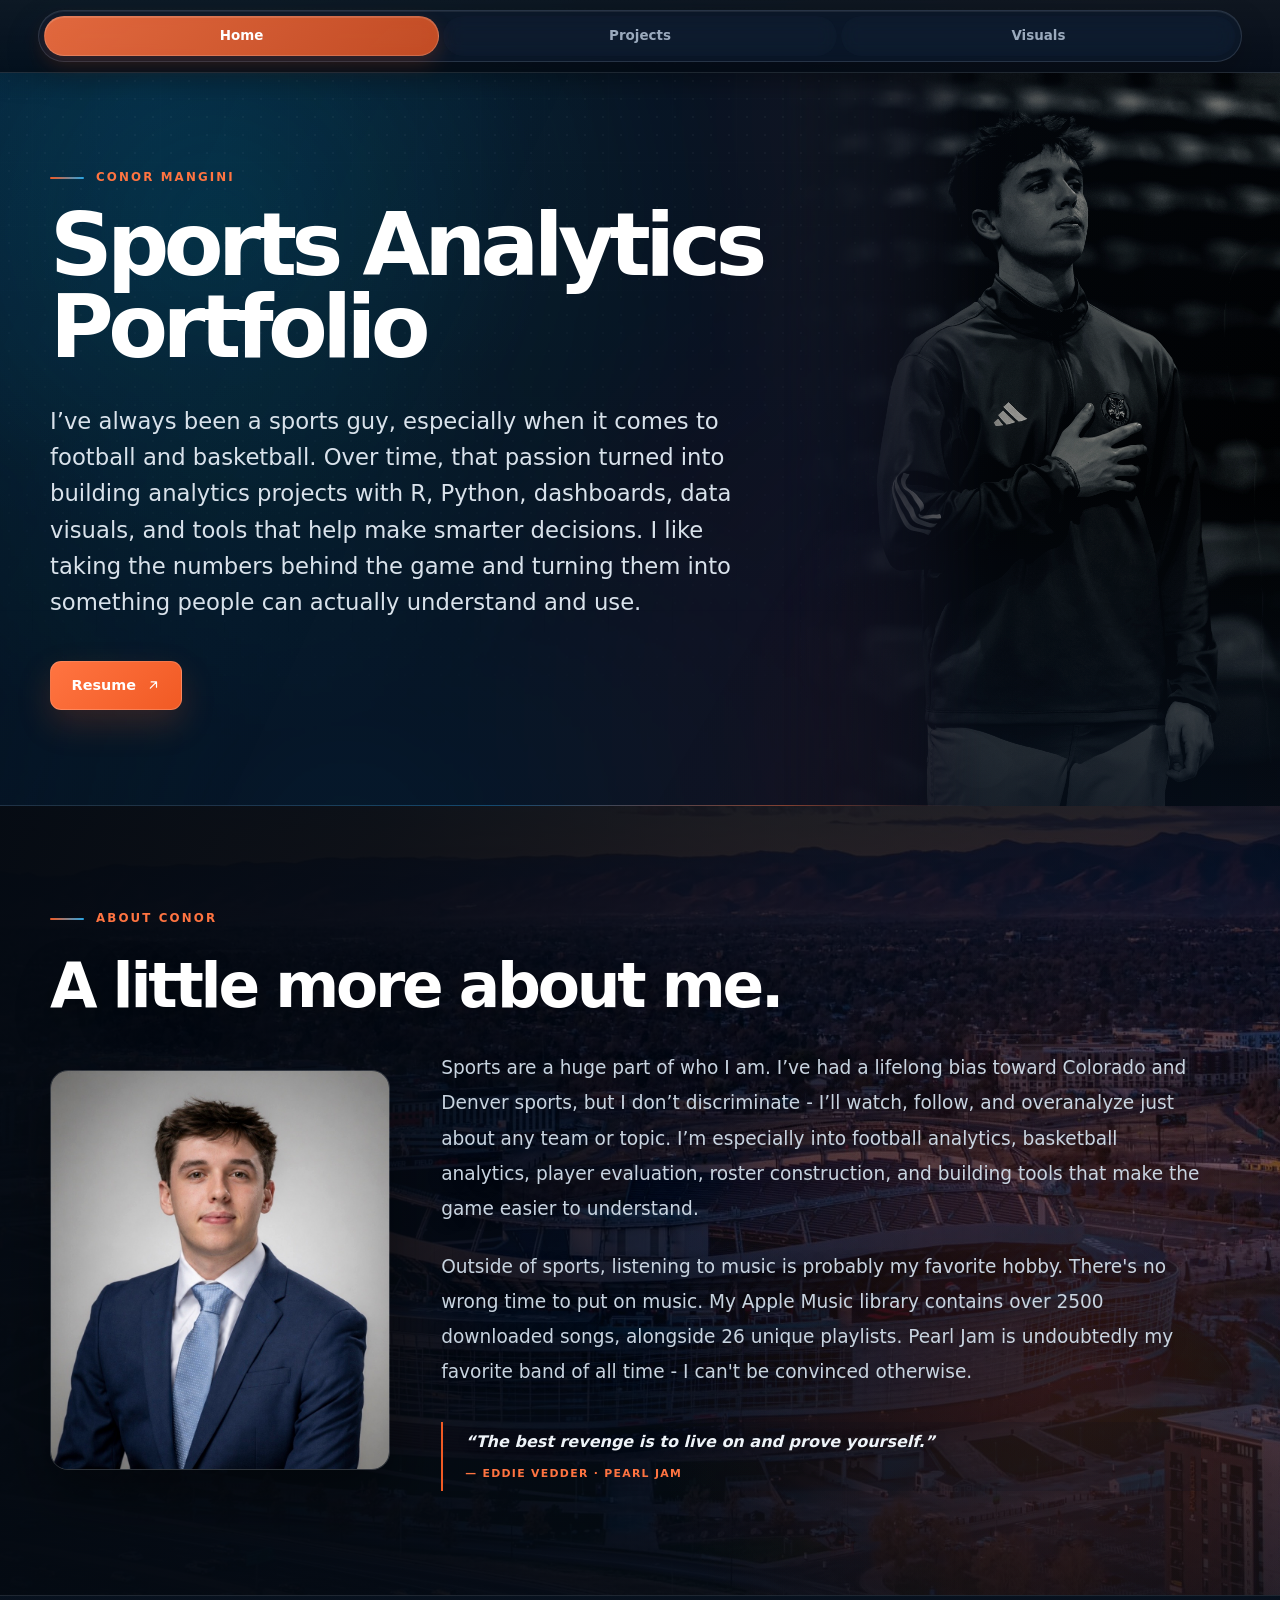
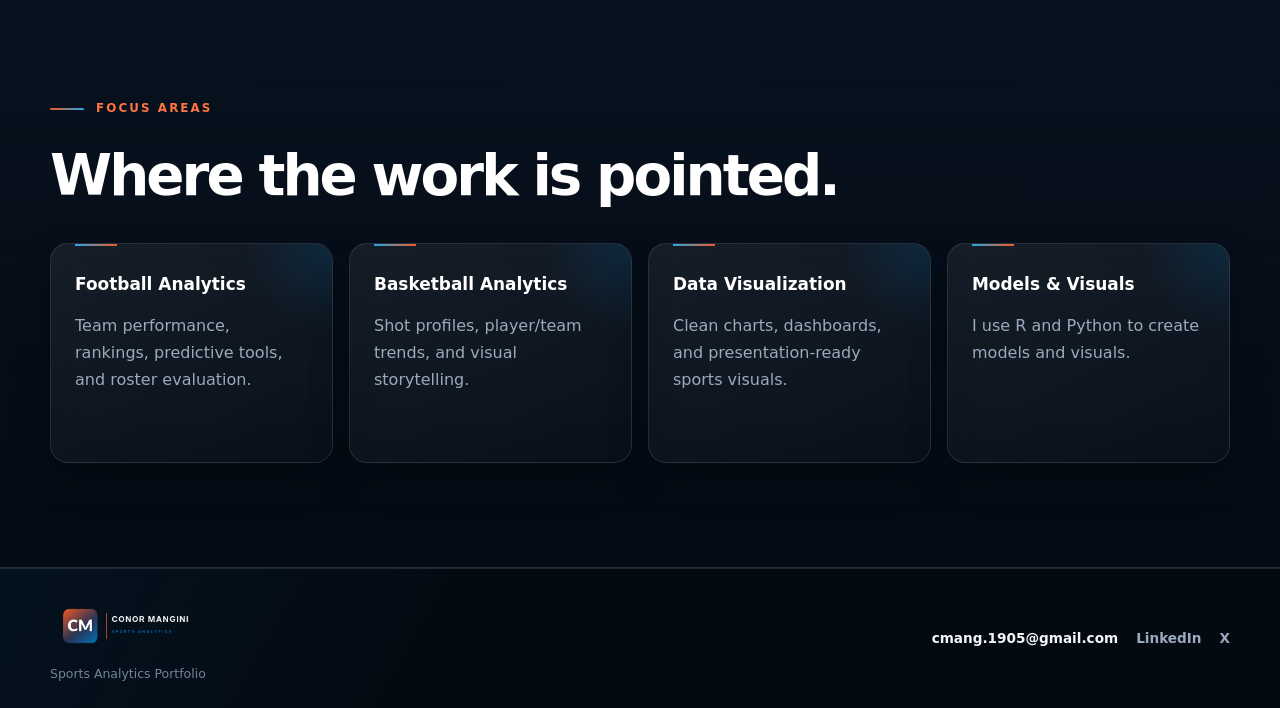
<file: index.html>
<!doctype html>
<html lang="en">
  <head>
    <meta charset="utf-8">
    <meta name="viewport" content="width=device-width, initial-scale=1">
    <meta
      name="description"
      content="Conor Mangini builds sports analytics models, dashboards, and interactive tools."
    >
    <title>Conor Mangini | Sports Analytics Portfolio</title>
    <meta name="theme-color" content="#0B1320">
    <link rel="icon" type="image/png" sizes="16x16" href="assets/img/cm_icon_16x16.png">
    <link rel="icon" type="image/png" sizes="32x32" href="assets/img/cm_icon_32x32.png">
    <link rel="icon" type="image/png" sizes="512x512" href="assets/img/cm_icon_512x512.png">
    <link rel="apple-touch-icon" sizes="180x180" href="assets/img/cm_icon_180x180.png">
    <link rel="stylesheet" href="assets/css/styles.css">
  </head>
  <body data-page="home" data-base=".">
    <a class="skip-link" href="#main">Skip to content</a>
    <div id="site-header"></div>
    <main id="main" class="page-main">
      <div id="home-root"></div>
    </main>
    <div id="site-footer"></div>
    <script src="assets/js/site-data.js"></script>
    <script src="assets/js/site.js"></script>
  </body>
</html>
</file>
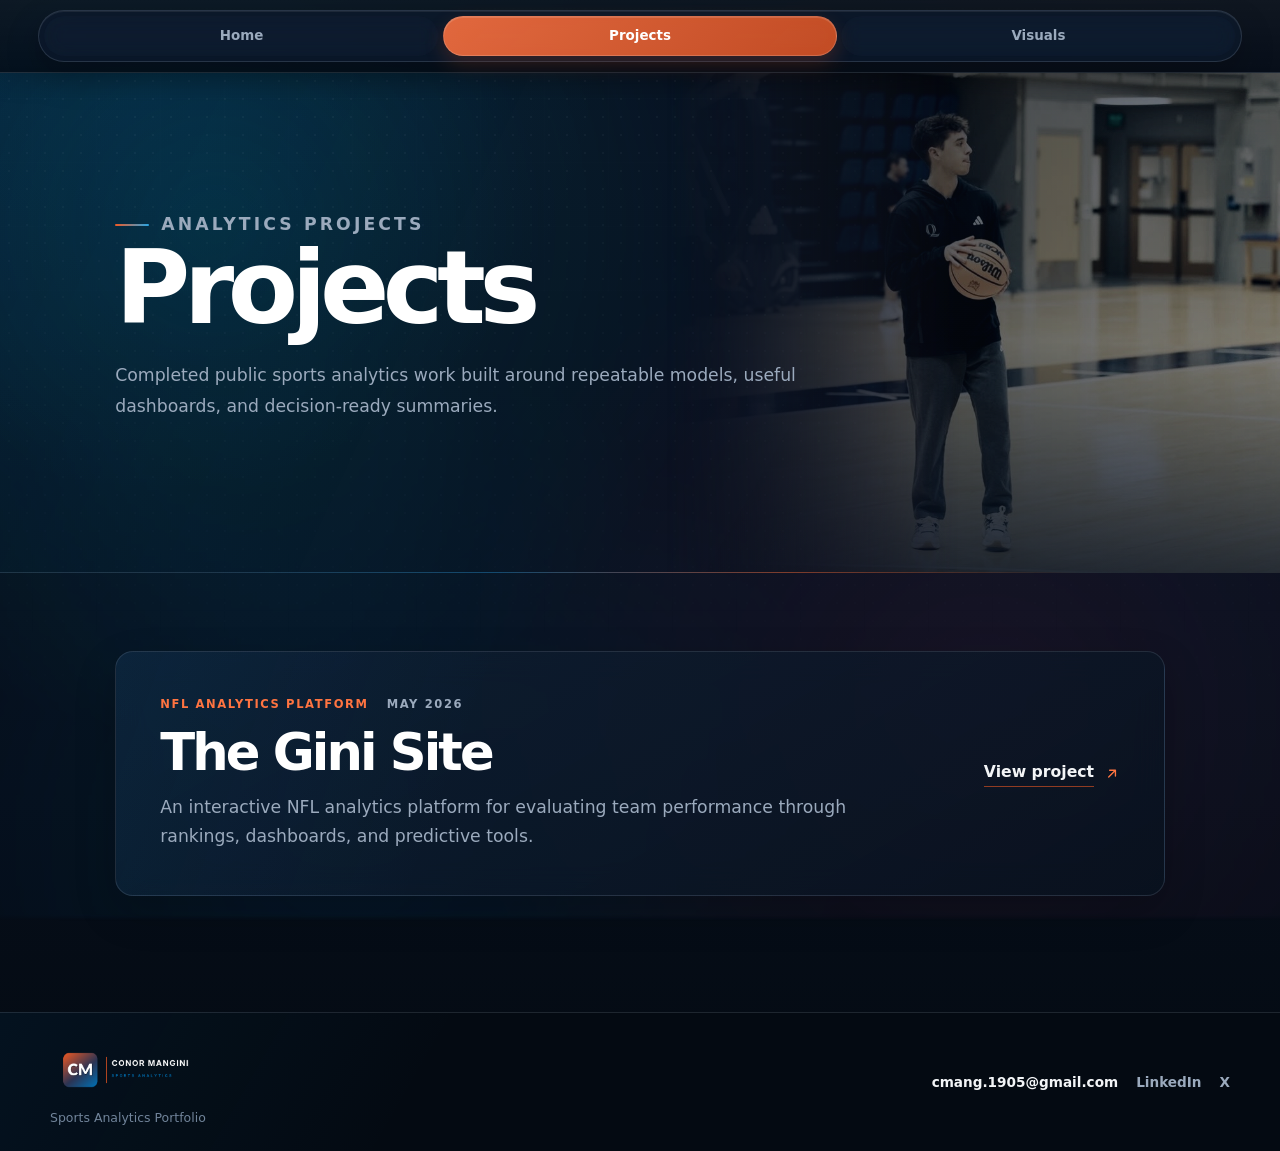
<file: projects/index.html>
<!doctype html>
<html lang="en">
  <head>
    <meta charset="utf-8">
    <meta name="viewport" content="width=device-width, initial-scale=1">
    <meta
      name="description"
      content="Completed public sports analytics projects by Conor Mangini."
    >
    <title>Projects | Conor Mangini</title>
    <meta name="theme-color" content="#0B1320">
    <link rel="icon" type="image/png" sizes="16x16" href="../assets/img/cm_icon_16x16.png">
    <link rel="icon" type="image/png" sizes="32x32" href="../assets/img/cm_icon_32x32.png">
    <link rel="icon" type="image/png" sizes="512x512" href="../assets/img/cm_icon_512x512.png">
    <link rel="apple-touch-icon" sizes="180x180" href="../assets/img/cm_icon_180x180.png">
    <link rel="stylesheet" href="../assets/css/styles.css">
  </head>
  <body data-page="projects" data-base="..">
    <a class="skip-link" href="#main">Skip to content</a>
    <div id="site-header"></div>
    <main id="main" class="page-main">
      <div id="projects-root"></div>
    </main>
    <div id="site-footer"></div>
    <script src="../assets/js/site-data.js"></script>
    <script src="../assets/js/site.js"></script>
  </body>
</html>
</file>
<file: assets/css/styles.css>
:root {
  color-scheme: dark;
  --bg: #07101d;
  --bg-deep: #040a12;
  --surface: rgba(13, 27, 45, 0.76);
  --surface-strong: #0e1b2d;
  --surface-soft: rgba(20, 38, 61, 0.7);
  --ink: #f3f5f7;
  --ink-soft: #d9e2eb;
  --muted: #9baabd;
  --line: rgba(191, 207, 224, 0.14);
  --line-strong: rgba(191, 207, 224, 0.24);
  --orange: #f15a24;
  --orange-bright: #ff7441;
  --blue: #0073b7;
  --blue-bright: #26a6e6;
  --teal-glow: rgba(0, 153, 173, 0.18);
  --fuchsia-glow: rgba(163, 63, 121, 0.12);
  --shadow: 0 24px 70px rgba(0, 0, 0, 0.28);
  --shadow-soft: 0 16px 42px rgba(0, 0, 0, 0.2);
  --radius: 18px;
  --radius-small: 12px;
  --max-width: 1180px;
}

* {
  box-sizing: border-box;
}

html {
  scroll-behavior: smooth;
}

body {
  background:
    radial-gradient(circle at 12% 4%, rgba(0, 115, 183, 0.12), transparent 28rem),
    linear-gradient(180deg, #091525 0%, var(--bg) 38rem, var(--bg-deep) 100%);
  color: var(--ink);
  font-family: Inter, ui-sans-serif, system-ui, -apple-system, BlinkMacSystemFont, "Segoe UI", sans-serif;
  line-height: 1.5;
  margin: 0;
  min-width: 320px;
  overflow-x: hidden;
  isolation: isolate;
}

body::before,
body::after {
  content: "";
  inset: 0;
  pointer-events: none;
  position: fixed;
}

body::before {
  background:
    radial-gradient(circle at 18% 26%, var(--teal-glow), transparent 31rem),
    radial-gradient(circle at 86% 14%, rgba(241, 90, 36, 0.11), transparent 28rem),
    radial-gradient(circle at 76% 78%, var(--fuchsia-glow), transparent 34rem),
    radial-gradient(circle at 28% 92%, rgba(0, 115, 183, 0.12), transparent 30rem);
  filter: blur(2px);
  opacity: 0.9;
  transform: translate3d(0, 0, 0) scale(1.04);
  animation: ambient-drift 22s ease-in-out infinite alternate;
  z-index: -2;
}

body::after {
  background-image:
    linear-gradient(rgba(197, 213, 230, 0.026) 1px, transparent 1px),
    linear-gradient(90deg, rgba(197, 213, 230, 0.026) 1px, transparent 1px),
    radial-gradient(circle, rgba(224, 234, 244, 0.1) 0.7px, transparent 0.9px);
  background-position: center, center, 0 0;
  background-size: 64px 64px, 64px 64px, 18px 18px;
  mask-image: linear-gradient(to bottom, rgba(0, 0, 0, 0.9), transparent 92%);
  opacity: 0.56;
  z-index: -1;
}

@keyframes ambient-drift {
  0% {
    transform: translate3d(-1.5%, -1%, 0) scale(1.04);
  }

  50% {
    transform: translate3d(1%, 1.6%, 0) scale(1.08);
  }

  100% {
    transform: translate3d(2%, -0.5%, 0) scale(1.05);
  }
}

a {
  color: inherit;
  text-decoration: none;
}

img,
svg {
  display: block;
}

button,
a {
  -webkit-tap-highlight-color: transparent;
}

:focus-visible {
  outline: 3px solid rgba(38, 166, 230, 0.78);
  outline-offset: 4px;
}

.skip-link {
  background: var(--ink);
  border-radius: 8px;
  color: var(--bg-deep);
  font-weight: 800;
  left: 16px;
  padding: 10px 14px;
  position: fixed;
  top: -70px;
  z-index: 100;
}

.skip-link:focus {
  top: 16px;
}

.site-header {
  -webkit-backdrop-filter: blur(20px) saturate(130%);
  backdrop-filter: blur(20px) saturate(130%);
  background:
    linear-gradient(180deg, rgba(255, 255, 255, 0.035), transparent),
    rgba(5, 14, 25, 0.84);
  border: 0;
  border-bottom: 1px solid rgba(191, 207, 224, 0.12);
  box-shadow: 0 8px 24px rgba(0, 0, 0, 0.16);
  padding: 0;
  position: sticky;
  top: 0;
  transition: background 180ms ease, border-color 180ms ease, box-shadow 180ms ease;
  width: 100%;
  z-index: 100;
}

.site-header.is-scrolled {
  background:
    linear-gradient(180deg, rgba(255, 255, 255, 0.04), transparent),
    rgba(4, 11, 21, 0.94);
  border-bottom-color: rgba(191, 207, 224, 0.16);
  box-shadow: 0 10px 28px rgba(0, 0, 0, 0.24);
}

.section-inner {
  margin: 0 auto;
  max-width: var(--max-width);
  width: min(calc(100% - 40px), var(--max-width));
}

.nav-shell {
  align-items: center;
  background: transparent;
  border: 0;
  border-radius: 0;
  box-shadow: none;
  display: flex;
  justify-content: center;
  min-height: 72px;
  padding: 10px 0;
  width: 100%;
}

.site-header.is-scrolled .nav-shell {
  background: transparent;
  box-shadow: none;
}

.brand-link {
  align-items: center;
  display: inline-flex;
  flex: 0 0 auto;
  gap: 10px;
  min-width: 0;
  width: fit-content;
}

.navbar-icon {
  border: 1px solid rgba(255, 255, 255, 0.14);
  border-radius: 10px;
  box-shadow: 0 8px 22px rgba(0, 0, 0, 0.25);
  height: 40px;
  object-fit: contain;
  width: 40px;
}

.navbar-brand-copy {
  display: grid;
  gap: 1px;
  line-height: 1.05;
}

.navbar-brand-copy strong {
  color: #fff;
  font-size: 0.86rem;
  font-weight: 820;
  letter-spacing: 0.01em;
}

.navbar-brand-copy small {
  color: var(--blue-bright);
  font-size: 0.56rem;
  font-weight: 850;
  letter-spacing: 0.17em;
  text-transform: uppercase;
}

.nav-links {
  align-items: center;
  -webkit-backdrop-filter: blur(20px) saturate(135%);
  backdrop-filter: blur(20px) saturate(135%);
  background: rgba(14, 29, 48, 0.54);
  border: 1px solid rgba(191, 207, 224, 0.16);
  border-radius: 999px;
  box-shadow:
    inset 0 1px 0 rgba(255, 255, 255, 0.07),
    0 14px 34px rgba(0, 0, 0, 0.24);
  display: flex;
  gap: 4px;
  justify-content: center;
  margin: 0 auto;
  padding: 5px;
  width: 94%;
}

.nav-link {
  align-items: center;
  backdrop-filter: blur(10px);
  background: rgba(255, 255, 255, 0.012);
  border: 1px solid transparent;
  border-radius: 999px;
  color: var(--muted);
  display: inline-flex;
  flex: 1 1 0;
  font-size: 0.84rem;
  font-weight: 760;
  justify-content: center;
  min-height: 40px;
  min-width: 0;
  padding: 9px 20px;
  position: relative;
  transition: background 180ms ease, border-color 180ms ease, box-shadow 180ms ease, color 180ms ease, transform 180ms ease;
  white-space: nowrap;
}

.nav-link::after {
  display: none;
}

.nav-link:hover,
.nav-link:focus-visible {
  background: rgba(255, 255, 255, 0.075);
  border-color: rgba(191, 207, 224, 0.12);
  color: var(--ink);
  transform: translateY(-1px);
}

.nav-link.is-active {
  background: linear-gradient(135deg, rgba(255, 116, 65, 0.88), rgba(241, 90, 36, 0.8));
  border-color: rgba(255, 255, 255, 0.16);
  box-shadow:
    inset 0 1px 0 rgba(255, 255, 255, 0.13),
    0 8px 20px rgba(241, 90, 36, 0.2);
  color: #fff;
}

.nav-link.is-active::after {
  display: none;
}

.button svg,
.contact-row svg {
  flex: 0 0 auto;
  height: 1em;
  width: 1em;
}

.page-main {
  min-height: calc(100vh - 180px);
}

.hero-section,
.page-hero {
  overflow: visible;
  position: relative;
}

.hero-section::before,
.page-hero::before {
  background:
    linear-gradient(115deg, rgba(0, 115, 183, 0.08), transparent 36%),
    linear-gradient(300deg, rgba(241, 90, 36, 0.055), transparent 38%);
  border-bottom: 1px solid var(--line);
  content: "";
  inset: 0;
  pointer-events: none;
  position: absolute;
}

.hero-section::after,
.page-hero::after {
  background: linear-gradient(90deg, transparent, rgba(0, 115, 183, 0.62), rgba(241, 90, 36, 0.74), transparent);
  bottom: 0;
  content: "";
  height: 1px;
  left: 50%;
  opacity: 0.62;
  position: absolute;
  transform: translateX(-50%);
  width: min(72vw, 880px);
}

.hero-inner {
  align-items: center;
  display: flex;
  min-height: 700px;
  padding: 96px 0;
  position: relative;
  z-index: 1;
}

.hero-copy {
  max-width: 780px;
  min-width: 0;
  position: relative;
  width: 62%;
  z-index: 3;
}

.hero-kicker,
.section-label {
  align-items: center;
  color: var(--orange-bright);
  display: flex;
  font-size: 0.74rem;
  font-weight: 850;
  gap: 12px;
  letter-spacing: 0.18em;
  margin: 0 0 18px;
  text-transform: uppercase;
}

.hero-kicker::before,
.section-label::before {
  background: linear-gradient(90deg, var(--orange), var(--blue-bright));
  border-radius: 999px;
  content: "";
  flex: 0 0 34px;
  height: 2px;
}

.hero-inner h1,
.page-heading h1 {
  color: #fff;
  font-size: clamp(3.8rem, 6.8vw, 6.5rem);
  font-weight: 820;
  letter-spacing: -0.064em;
  line-height: 0.94;
  margin: 0;
  max-width: 900px;
  text-wrap: balance;
}

.hero-lede {
  color: var(--ink-soft);
  font-size: clamp(1.16rem, 1.9vw, 1.42rem);
  line-height: 1.6;
  margin: 34px 0 0;
  max-width: 780px;
}

.hero-media {
  bottom: 0;
  overflow: hidden;
  position: absolute;
  right: calc((100vw - 100%) / -2);
  top: 0;
  width: 42%;
  z-index: 1;
  -webkit-mask-image: linear-gradient(90deg, transparent 0%, rgba(0, 0, 0, 0.38) 18%, #000 40%, #000 100%);
  mask-image: linear-gradient(90deg, transparent 0%, rgba(0, 0, 0, 0.38) 18%, #000 40%, #000 100%);
}

.hero-media::before {
  background:
    linear-gradient(90deg, rgba(7, 16, 29, 0.9) 0%, rgba(7, 16, 29, 0.26) 44%, rgba(7, 16, 29, 0.08) 100%),
    linear-gradient(180deg, rgba(7, 16, 29, 0.18) 0%, transparent 56%, rgba(7, 16, 29, 0.72) 100%);
  content: "";
  inset: 0;
  pointer-events: none;
  position: absolute;
  z-index: 2;
}

.hero-media .hero-photo {
  animation: hero-cinematic-zoom 18s ease-in-out infinite alternate;
  filter: saturate(0.72) contrast(1.08);
  height: 100%;
  object-fit: cover;
  object-position: 50% 30%;
  transform: scale(1.015);
  transform-origin: 52% 32%;
  width: 100%;
}

@keyframes hero-cinematic-zoom {
  from {
    transform: scale(1.015);
  }

  to {
    transform: scale(1.075);
  }
}

.hero-media .hero-photo-fallback {
  background:
    radial-gradient(circle at center, rgba(0, 115, 183, 0.18), transparent 44%),
    linear-gradient(rgba(217, 226, 235, 0.035) 1px, transparent 1px),
    linear-gradient(90deg, rgba(217, 226, 235, 0.035) 1px, transparent 1px);
  background-size: auto, 38px 38px, 38px 38px;
  color: var(--muted);
  display: none;
  inset: 0;
  place-items: center;
  position: absolute;
  z-index: 1;
}

.hero-media.is-missing .hero-photo-fallback {
  display: grid;
}

.hero-media .hero-photo-fallback span {
  font-size: 0.75rem;
  font-weight: 820;
  letter-spacing: 0.14em;
  text-transform: uppercase;
}

.button-row {
  display: flex;
  flex-wrap: wrap;
  gap: 11px;
  margin-top: 40px;
}

.button {
  align-items: center;
  border: 1px solid transparent;
  border-radius: 11px;
  display: inline-flex;
  font-size: 0.9rem;
  font-weight: 820;
  gap: 10px;
  justify-content: center;
  min-height: 49px;
  padding: 13px 18px;
  transition: transform 180ms ease, background 180ms ease, border-color 180ms ease, box-shadow 180ms ease, color 180ms ease;
}

.button:hover,
.button:focus-visible {
  transform: translateY(-2px);
}

.button-primary {
  background: linear-gradient(135deg, var(--orange-bright), var(--orange));
  border-color: rgba(255, 255, 255, 0.16);
  box-shadow: 0 14px 34px rgba(241, 90, 36, 0.2);
  color: #fff;
}

.button-primary:hover,
.button-primary:focus-visible {
  box-shadow: 0 18px 42px rgba(241, 90, 36, 0.28);
}

.button-resume {
  min-width: 132px;
}

.content-section {
  border-bottom: 1px solid var(--line);
  padding: 104px 0;
  position: relative;
}

.about-section {
  background: #050c15;
  isolation: isolate;
  overflow: hidden;
}

.about-section::before,
.about-section::after {
  content: "";
  inset: 0;
  pointer-events: none;
  position: absolute;
}

.about-section::before {
  background-image: url("../img/denver-skyline.jpeg");
  background-position: center 66%;
  background-repeat: no-repeat;
  background-size: cover;
  filter: blur(0.45px) saturate(0.88) contrast(1.06);
  inset: -6px;
  opacity: 0.9;
  transform: scale(1.015);
  z-index: -2;
}

.about-section::after {
  background:
    radial-gradient(circle at 84% 70%, rgba(241, 90, 36, 0.18), transparent 27rem),
    linear-gradient(90deg, rgba(4, 10, 18, 0.96) 0%, rgba(4, 10, 18, 0.82) 30%, rgba(4, 10, 18, 0.52) 60%, rgba(4, 10, 18, 0.24) 100%),
    linear-gradient(180deg, rgba(5, 12, 21, 0.74) 0%, rgba(5, 12, 21, 0.3) 48%, rgba(5, 12, 21, 0.76) 100%);
  z-index: -1;
}

.identity-heading {
  display: grid;
  gap: 10px;
  margin-bottom: 34px;
  max-width: 760px;
}

.identity-heading h2 {
  color: #fff;
  font-size: clamp(2.6rem, 4.8vw, 4.5rem);
  font-weight: 780;
  letter-spacing: -0.052em;
  line-height: 0.98;
  margin: 0;
  text-shadow: 0 14px 38px rgba(0, 0, 0, 0.34);
  text-wrap: balance;
}

.identity-grid {
  align-items: center;
  display: grid;
  gap: clamp(28px, 4vw, 54px);
  grid-template-columns: minmax(280px, 340px) minmax(0, 1fr);
}

.about-portrait {
  margin: 0;
  max-width: 340px;
}

.about-portrait img {
  border: 1px solid rgba(255, 255, 255, 0.18);
  border-radius: 18px;
  box-shadow: 0 24px 54px rgba(0, 0, 0, 0.38);
  filter: saturate(0.9) contrast(1.04);
  height: 400px;
  object-fit: cover;
  object-position: 50% 18%;
  width: 100%;
}

.split-layout {
  align-items: start;
  display: grid;
  gap: clamp(44px, 8vw, 100px);
  grid-template-columns: minmax(0, 0.9fr) minmax(0, 1.1fr);
}

.split-layout h2,
.section-heading-row h2 {
  color: #fff;
  font-size: clamp(2.3rem, 4.4vw, 4.1rem);
  font-weight: 780;
  letter-spacing: -0.052em;
  line-height: 1.02;
  margin: 0;
  text-wrap: balance;
}

.about-copy {
  display: grid;
  gap: 22px;
  max-width: 760px;
  padding-top: 0;
}

.page-heading p,
.project-description,
.visual-detail p {
  color: var(--muted);
  font-size: clamp(1rem, 1.35vw, 1.12rem);
  line-height: 1.78;
  margin: 0;
}

.about-copy > p {
  color: #c8d4e0;
  font-size: clamp(1.04rem, 1.45vw, 1.16rem);
  line-height: 1.9;
  margin: 0;
  text-shadow: 0 2px 18px rgba(0, 0, 0, 0.32);
}

.about-quote {
  background: rgba(7, 16, 29, 0.16);
  border: 0;
  border-left: 2px solid var(--orange);
  border-radius: 0;
  box-shadow: none;
  margin: 10px 0 0;
  padding: 8px 0 8px 22px;
}

.about-quote p {
  color: #eef3f8;
  font-size: clamp(1rem, 1.25vw, 1.1rem);
  font-style: italic;
  font-weight: 600;
  line-height: 1.55;
  margin: 0;
  text-shadow: 0 2px 14px rgba(0, 0, 0, 0.3);
}

.about-quote cite {
  color: var(--orange-bright);
  display: block;
  font-size: 0.68rem;
  font-style: normal;
  font-weight: 850;
  letter-spacing: 0.12em;
  margin-top: 12px;
  text-transform: uppercase;
}

.about-quote cite span {
  color: inherit;
}

.focus-section {
  background: linear-gradient(180deg, rgba(13, 28, 46, 0.36), rgba(5, 12, 21, 0.2));
}

.section-heading-row {
  display: grid;
  gap: 12px;
  margin-bottom: 38px;
}

.focus-grid {
  display: grid;
  gap: 16px;
  grid-template-columns: repeat(4, minmax(0, 1fr));
}

.focus-card {
  backdrop-filter: blur(14px);
  background: linear-gradient(155deg, rgba(255, 255, 255, 0.065), rgba(255, 255, 255, 0.02));
  border: 1px solid var(--line);
  border-radius: var(--radius);
  box-shadow: var(--shadow-soft);
  min-height: 220px;
  overflow: hidden;
  padding: 28px 24px;
  position: relative;
  transition: border-color 200ms ease, box-shadow 200ms ease, transform 200ms ease;
}

.focus-card::before {
  background: linear-gradient(90deg, var(--blue-bright), var(--orange));
  content: "";
  height: 2px;
  left: 24px;
  position: absolute;
  top: 0;
  width: 42px;
}

.focus-card::after {
  background: radial-gradient(circle, rgba(0, 115, 183, 0.18), transparent 68%);
  content: "";
  height: 180px;
  position: absolute;
  right: -90px;
  top: -90px;
  width: 180px;
}

.focus-card:hover {
  border-color: rgba(38, 166, 230, 0.32);
  box-shadow: 0 22px 54px rgba(0, 0, 0, 0.28);
  transform: translateY(-4px);
}

.focus-card h3 {
  color: #fff;
  font-size: 1.06rem;
  margin: 0;
  position: relative;
  z-index: 1;
}

.focus-card p {
  color: var(--muted);
  line-height: 1.68;
  margin: 16px 0 0;
  position: relative;
  z-index: 1;
}

.contact-section {
  background: rgba(5, 12, 21, 0.36);
}

.contact-list {
  border-top: 1px solid var(--line);
}

.contact-row {
  align-items: center;
  border-bottom: 1px solid var(--line);
  display: grid;
  gap: 18px;
  grid-template-columns: 0.38fr 1fr auto;
  min-height: 76px;
  transition: background 180ms ease, padding 180ms ease;
}

.contact-row:hover {
  background: rgba(255, 255, 255, 0.035);
  padding: 0 12px;
}

.contact-row span {
  color: var(--orange-bright);
  font-size: 0.72rem;
  font-weight: 850;
  letter-spacing: 0.12em;
  text-transform: uppercase;
}

.contact-row strong {
  color: var(--ink);
  font-size: 1.02rem;
}

.page-heading {
  min-height: 500px;
  padding: 112px 0 88px;
  position: relative;
  z-index: 1;
}

.page-heading h1 {
  font-size: clamp(4rem, 8vw, 7rem);
}

.page-heading p {
  margin-top: 24px;
  max-width: 690px;
}

.page-hero-media {
  bottom: 0;
  overflow: hidden;
  pointer-events: none;
  position: absolute;
  right: 0;
  top: 0;
  width: 48%;
  z-index: 0;
  -webkit-mask-image: linear-gradient(90deg, transparent 0%, rgba(0, 0, 0, 0.42) 20%, #000 48%, #000 100%);
  mask-image: linear-gradient(90deg, transparent 0%, rgba(0, 0, 0, 0.42) 20%, #000 48%, #000 100%);
}

.page-hero-media::before {
  background:
    linear-gradient(90deg, rgba(7, 16, 29, 0.92) 0%, rgba(7, 16, 29, 0.34) 44%, rgba(7, 16, 29, 0.1) 100%),
    linear-gradient(180deg, rgba(7, 16, 29, 0.18) 0%, transparent 54%, rgba(7, 16, 29, 0.74) 100%);
  content: "";
  inset: 0;
  position: absolute;
  z-index: 2;
}

.page-hero-media img {
  animation: hero-cinematic-zoom 18s ease-in-out infinite alternate;
  filter: saturate(0.62) brightness(0.66) contrast(1.08);
  height: 100%;
  object-fit: cover;
  transform: scale(1.015);
  transform-origin: 50% 44%;
  width: 100%;
}

.projects-hero .page-hero-media img {
  animation: none;
  object-position: 54% 42%;
  transform: scale(1);
}

.projects-hero .page-hero-media {
  width: min(48%, 770px);
}

.visuals-hero .page-hero-media img {
  object-position: 52% 46%;
}

.projects-section {
  padding: 78px 0 116px;
}

.project-list {
  display: grid;
  gap: 30px;
}

.project-card {
  backdrop-filter: blur(16px);
  background:
    linear-gradient(110deg, rgba(0, 115, 183, 0.08), transparent 34%),
    linear-gradient(150deg, rgba(17, 34, 55, 0.68), rgba(8, 18, 31, 0.78));
  border: 1px solid var(--line);
  border-radius: 18px;
  box-shadow: var(--shadow-soft);
  overflow: hidden;
  transition: border-color 200ms ease, box-shadow 200ms ease, transform 200ms ease;
}

.project-card:hover {
  border-color: rgba(38, 166, 230, 0.24);
  box-shadow: 0 24px 64px rgba(0, 0, 0, 0.3);
  transform: translateY(-2px);
}

.project-card-main {
  align-items: center;
  display: grid;
  gap: clamp(24px, 4vw, 54px);
  grid-template-columns: minmax(0, 1fr) auto;
  padding: clamp(28px, 4vw, 44px);
}

.project-meta {
  align-items: center;
  display: flex;
  flex-wrap: wrap;
  gap: 12px 18px;
  justify-content: flex-start;
  margin-bottom: 14px;
}

.project-meta p,
.project-meta span {
  color: var(--orange-bright);
  font-size: 0.72rem;
  font-weight: 850;
  letter-spacing: 0.14em;
  margin: 0;
  text-transform: uppercase;
}

.project-meta span {
  color: var(--muted);
}

.project-card h2 {
  color: #fff;
  font-size: clamp(2.1rem, 4vw, 3.4rem);
  font-weight: 790;
  letter-spacing: -0.056em;
  line-height: 1;
  margin: 0;
}

.project-description {
  line-height: 1.68;
  margin-top: 14px;
  max-width: 720px;
}

.project-link {
  align-items: center;
  align-self: center;
  color: var(--ink);
  display: inline-flex;
  font-size: 0.98rem;
  font-weight: 820;
  gap: 10px;
  justify-self: center;
  padding: 13px 0;
  white-space: nowrap;
}

.project-link span {
  border-bottom: 1px solid rgba(241, 90, 36, 0.58);
  padding-bottom: 3px;
}

.project-link svg {
  color: var(--orange-bright);
  height: 1em;
  transition: transform 180ms ease;
  width: 1em;
}

.project-link:hover svg,
.project-link:focus-visible svg {
  transform: translate(2px, -2px);
}

.visuals-section {
  background: rgba(5, 12, 21, 0.28);
}

.visual-list {
  display: grid;
  gap: 10px;
  grid-template-columns: minmax(0, 1080px);
  justify-content: center;
}

.visual-card {
  background: transparent;
  border: 0;
  overflow: visible;
}

.visual-card:hover .visual-summary {
  background: rgba(17, 34, 55, 0.72);
  border-color: rgba(38, 166, 230, 0.28);
}

.visual-card[open] {
  background: transparent;
  box-shadow: none;
}

.visual-summary {
  backdrop-filter: blur(14px);
  background: rgba(13, 27, 45, 0.56);
  border: 1px solid var(--line);
  border-radius: 12px;
  color: #fff;
  cursor: pointer;
  direction: rtl;
  list-style-type: disclosure-open;
  list-style-position: inside;
  padding: 22px 24px;
  transition: background 180ms ease, border-color 180ms ease;
}

.visual-summary::marker {
  color: var(--blue-bright);
  font-size: 0.9rem;
}

.visual-summary-copy {
  direction: ltr;
  display: inline-block;
  text-align: left;
  vertical-align: middle;
  width: calc(100% - 26px);
}

.visual-summary-title {
  display: block;
  font-size: clamp(1rem, 1.7vw, 1.28rem);
  font-weight: 820;
  letter-spacing: 0.035em;
  line-height: 1.25;
}

.visual-summary-subtitle {
  color: var(--muted);
  display: block;
  font-size: clamp(0.86rem, 1.15vw, 0.98rem);
  font-weight: 650;
  letter-spacing: 0;
  line-height: 1.45;
  margin-top: 5px;
}

.visual-card[open] .visual-summary {
  background: rgba(13, 27, 45, 0.72);
  border-color: rgba(38, 166, 230, 0.24);
}

.visual-expanded {
  display: block;
  margin-top: clamp(14px, 2vw, 22px);
}

.visual-card[open] .visual-expanded {
  animation: visual-expanded-in 220ms ease;
}

@keyframes visual-expanded-in {
  from {
    opacity: 0;
    transform: translateY(6px);
  }

  to {
    opacity: 1;
    transform: translateY(0);
  }
}

.visual-carousel {
  display: grid;
  gap: 18px;
}

.visual-carousel-track {
  min-width: 0;
}

.visual-slide {
  animation: visual-slide-in 220ms ease;
}

@keyframes visual-slide-in {
  from {
    opacity: 0;
    transform: translateY(6px);
  }

  to {
    opacity: 1;
    transform: translateY(0);
  }
}

.visual-slide-media {
  display: grid;
  gap: 14px;
  grid-template-columns: 1fr;
  min-width: 0;
}

.visual-slide-media--compare {
  grid-template-columns: repeat(2, minmax(0, 1fr));
}

.visual-slide-media .visual-media {
  margin: 0;
  min-width: 0;
}

.visual-slide-media--compare .visual-media {
  padding: clamp(10px, 1.8vw, 18px) 0;
}

.visual-slide-media--compare .visual-media img {
  max-width: none;
  width: calc(100% - 20px);
}

.visual-media {
  align-items: center;
  background:
    linear-gradient(rgba(217, 226, 235, 0.028) 1px, transparent 1px),
    linear-gradient(90deg, rgba(217, 226, 235, 0.028) 1px, transparent 1px),
    rgba(4, 10, 18, 0.28);
  background-size: 42px 42px;
  border: 0;
  border-radius: 16px;
  cursor: zoom-in;
  display: flex;
  font: inherit;
  justify-content: center;
  margin: 0;
  padding: clamp(12px, 2.4vw, 26px) 0;
  width: 100%;
}

.visual-media img {
  border: 1px solid var(--line);
  border-radius: 12px;
  box-shadow: 0 18px 46px rgba(0, 0, 0, 0.34);
  height: auto;
  max-width: 900px;
  object-fit: contain;
  transition: border-color 180ms ease, box-shadow 180ms ease, transform 180ms ease;
  width: 84%;
}

.visual-media:hover img {
  border-color: rgba(38, 166, 230, 0.32);
  box-shadow: 0 24px 58px rgba(0, 0, 0, 0.42);
  transform: translateY(-2px);
}

.visual-media-fallback {
  color: var(--muted);
  display: none;
  font-size: 0.9rem;
  font-weight: 760;
  padding: 34px 18px;
  text-align: center;
}

.visual-media.is-missing {
  cursor: default;
}

.visual-media.is-missing img {
  display: none;
}

.visual-media.is-missing .visual-media-fallback {
  display: block;
}

.visual-body {
  margin: 0 auto;
  max-width: 820px;
  padding: clamp(18px, 2.5vw, 28px) 24px 8px;
  text-align: center;
}

.visual-case-study {
  display: grid;
  gap: 18px;
}

.visual-case-heading {
  margin: 0 auto;
  max-width: 880px;
  padding: 4px 24px 0;
  text-align: center;
}

.visual-case-heading h3 {
  color: #fff;
  font-size: clamp(1.6rem, 3vw, 2.35rem);
  font-weight: 800;
  letter-spacing: -0.02em;
  line-height: 1.05;
  margin: 0;
}

.visual-case-heading p {
  color: var(--orange-bright);
  font-size: clamp(0.92rem, 1.35vw, 1.06rem);
  font-weight: 760;
  line-height: 1.45;
  margin: 10px 0 0;
}

.visual-case-study .visual-media img {
  max-width: 1040px;
  width: min(calc(100% - 28px), 1040px);
}

.visual-case-body {
  max-width: 860px;
  padding-top: 6px;
  text-align: left;
}

.visual-case-body .project-description {
  margin: 0;
  max-width: none;
}

.visual-note {
  border-top: 1px solid var(--line);
  color: var(--muted);
  font-size: clamp(0.9rem, 1.16vw, 1rem);
  line-height: 1.65;
  margin: 16px 0 0;
  padding-top: 14px;
}

.visual-note strong {
  color: var(--ink-soft);
}

.visual-video-link {
  align-items: center;
  background: rgba(14, 29, 48, 0.78);
  border: 1px solid var(--line-strong);
  border-radius: 10px;
  color: var(--ink);
  cursor: pointer;
  display: flex;
  font: inherit;
  font-size: 0.9rem;
  font-weight: 820;
  gap: 9px;
  justify-content: center;
  margin: 18px auto 0;
  min-height: 44px;
  padding: 10px 16px;
  transition: background 180ms ease, border-color 180ms ease, color 180ms ease, transform 180ms ease;
  width: fit-content;
}

.visual-video-link svg {
  color: var(--orange-bright);
  height: 1em;
  transition: transform 180ms ease;
  width: 1em;
}

.visual-video-link:hover,
.visual-video-link:focus-visible {
  background: rgba(25, 47, 74, 0.94);
  border-color: rgba(38, 166, 230, 0.36);
  color: #fff;
  transform: translateY(-1px);
}

.visual-video-link:hover svg,
.visual-video-link:focus-visible svg {
  transform: translate(2px, -2px);
}

.visual-slide-body {
  margin: 0 auto;
  max-width: 820px;
  padding: clamp(18px, 2.5vw, 28px) 24px 0;
  text-align: center;
}

.visual-slide-body h3 {
  color: #fff;
  font-size: clamp(1.35rem, 2.4vw, 2rem);
  font-weight: 790;
  letter-spacing: -0.03em;
  line-height: 1.1;
  margin: 0;
}

.visual-slide-body .project-description {
  color: #b9c7d6;
  font-size: clamp(0.96rem, 1.35vw, 1.08rem);
  line-height: 1.7;
  margin: 12px auto 0;
  max-width: 760px;
}

.visual-body .project-description {
  color: #b9c7d6;
  font-size: clamp(0.96rem, 1.35vw, 1.08rem);
  line-height: 1.7;
  margin: 0 auto;
  max-width: 780px;
}

.visual-carousel-controls {
  align-items: center;
  display: grid;
  gap: 14px;
  grid-template-columns: auto 1fr auto;
  margin: 0 auto;
  max-width: 820px;
  padding: 2px 24px 0;
  width: 100%;
}

.visual-carousel-button {
  background: rgba(14, 29, 48, 0.78);
  border: 1px solid var(--line-strong);
  border-radius: 10px;
  color: var(--ink);
  cursor: pointer;
  font: inherit;
  font-size: 0.78rem;
  font-weight: 820;
  min-height: 40px;
  padding: 9px 13px;
  transition: background 180ms ease, border-color 180ms ease, color 180ms ease, transform 180ms ease;
}

.visual-carousel-button:hover,
.visual-carousel-button:focus-visible {
  background: rgba(25, 47, 74, 0.94);
  border-color: rgba(38, 166, 230, 0.36);
  color: #fff;
  transform: translateY(-1px);
}

.visual-carousel-dots {
  align-items: center;
  display: flex;
  gap: 8px;
  justify-content: center;
  min-width: 0;
}

.visual-carousel-dot {
  background: rgba(155, 170, 189, 0.42);
  border: 0;
  border-radius: 999px;
  cursor: pointer;
  height: 9px;
  padding: 0;
  transition: background 180ms ease, transform 180ms ease, width 180ms ease;
  width: 9px;
}

.visual-carousel-dot.is-active {
  background: linear-gradient(135deg, var(--orange-bright), var(--orange));
  transform: scale(1.02);
  width: 26px;
}

.visual-carousel-status {
  color: var(--muted);
  font-size: 0.72rem;
  font-weight: 780;
  letter-spacing: 0.1em;
  margin: -6px 0 0;
  text-align: center;
  text-transform: uppercase;
}

.visual-lightbox {
  background: transparent;
  border: 0;
  max-height: none;
  max-width: none;
  overflow: visible;
  padding: 0;
  width: min(94vw, 1440px);
}

.visual-lightbox::backdrop {
  backdrop-filter: blur(16px);
  background: rgba(2, 7, 13, 0.9);
}

.visual-lightbox-shell {
  display: grid;
  gap: 14px;
  justify-items: end;
  max-height: 94vh;
}

.visual-lightbox-close {
  backdrop-filter: blur(14px);
  background: rgba(14, 29, 48, 0.88);
  border: 1px solid var(--line-strong);
  border-radius: 9px;
  color: #fff;
  cursor: pointer;
  font: inherit;
  font-size: 0.78rem;
  font-weight: 800;
  letter-spacing: 0.08em;
  padding: 10px 14px;
  text-transform: uppercase;
}

.visual-lightbox-close:hover {
  background: rgba(25, 47, 74, 0.96);
  border-color: rgba(38, 166, 230, 0.4);
}

.visual-lightbox img {
  border: 1px solid var(--line-strong);
  border-radius: 12px;
  box-shadow: 0 30px 90px rgba(0, 0, 0, 0.68);
  justify-self: center;
  max-height: 88vh;
  max-width: 100%;
  object-fit: contain;
}

.video-page-main {
  min-height: calc(100vh - 160px);
}

.video-page-section {
  padding: 42px 0 96px;
}

.video-page-inner {
  display: grid;
  gap: 16px;
}

.video-page-toolbar {
  display: flex;
  justify-content: flex-start;
}

.video-back-link {
  align-items: center;
  background: rgba(14, 29, 48, 0.78);
  border: 1px solid var(--line-strong);
  border-radius: 10px;
  color: var(--ink);
  display: inline-flex;
  font-size: 0.9rem;
  font-weight: 820;
  gap: 9px;
  min-height: 42px;
  padding: 10px 14px;
  transition: background 180ms ease, border-color 180ms ease, color 180ms ease, transform 180ms ease;
  width: fit-content;
}

.video-back-link svg {
  color: var(--orange-bright);
  height: 1em;
  transition: transform 180ms ease;
  width: 1em;
}

.video-back-link:hover,
.video-back-link:focus-visible {
  background: rgba(25, 47, 74, 0.94);
  border-color: rgba(38, 166, 230, 0.36);
  color: #fff;
  transform: translateY(-1px);
}

.video-back-link:hover svg,
.video-back-link:focus-visible svg {
  transform: translateX(-2px);
}

.video-player-shell {
  background:
    linear-gradient(rgba(217, 226, 235, 0.028) 1px, transparent 1px),
    linear-gradient(90deg, rgba(217, 226, 235, 0.028) 1px, transparent 1px),
    rgba(4, 10, 18, 0.28);
  background-size: 42px 42px;
  border-radius: 16px;
  padding: clamp(12px, 2.4vw, 26px);
}

.video-player {
  background: #000;
  border: 1px solid var(--line);
  border-radius: 12px;
  box-shadow: 0 24px 58px rgba(0, 0, 0, 0.42);
  height: auto;
  width: 100%;
}

.site-footer {
  background:
    linear-gradient(120deg, rgba(0, 115, 183, 0.08), transparent 34%),
    #040a12;
  border-top: 1px solid var(--line);
  color: var(--ink-soft);
}

.footer-inner {
  align-items: center;
  display: grid;
  gap: 18px 40px;
  grid-template-columns: minmax(220px, 1fr) auto;
  padding: 24px 0;
}

.footer-brand {
  display: grid;
  gap: 6px;
}

.footer-brand img {
  height: auto;
  object-fit: contain;
  width: 220px;
}

.footer-brand span {
  color: #71849a;
  font-size: 0.78rem;
}

.footer-contact {
  align-items: center;
  display: flex;
  flex-wrap: wrap;
  gap: 12px 18px;
}

.footer-contact a {
  color: var(--muted);
  font-size: 0.85rem;
  font-weight: 720;
  transition: color 180ms ease;
}

.footer-contact a:hover {
  color: #fff;
}

.footer-contact {
  justify-content: flex-end;
}

.footer-contact a:first-child {
  color: var(--ink);
}

@supports not ((backdrop-filter: blur(10px)) or (-webkit-backdrop-filter: blur(10px))) {
  .site-header,
  .nav-links,
  .hero-media,
  .project-card,
  .visual-card {
    background: var(--surface-strong);
  }
}

@media (max-width: 980px) {
  .hero-inner {
    min-height: 640px;
  }

  .identity-grid {
    gap: 36px;
    grid-template-columns: minmax(250px, 320px) minmax(0, 1fr);
  }

  .split-layout,
  .footer-inner {
    grid-template-columns: 1fr;
  }

  .footer-contact {
    justify-content: flex-start;
  }

  .focus-grid {
    grid-template-columns: repeat(2, minmax(0, 1fr));
  }

}

@media (min-width: 761px) and (max-height: 800px) {
  .hero-inner {
    min-height: 610px;
    padding: 72px 0;
  }

  .hero-inner h1 {
    font-size: clamp(3.4rem, 6vw, 5.4rem);
  }

  .page-heading {
    min-height: 430px;
    padding: 72px 0 64px;
  }

  .page-heading h1 {
    font-size: clamp(3.6rem, 7vw, 6rem);
  }
}

@media (min-width: 761px) {
  .projects-hero .page-heading,
  .projects-section > .section-inner {
    max-width: 1600px;
    width: 82%;
  }
}

@media (max-width: 760px) {
  .section-inner {
    width: min(calc(100% - 28px), var(--max-width));
  }

  .site-header {
    padding: 0;
  }

  .nav-shell {
    min-height: 62px;
    padding: 7px 0;
  }

  .nav-links {
    justify-content: center;
    padding: 4px;
    width: calc(100% - 24px);
  }

  .nav-link {
    flex: 1 1 0;
    font-size: 0.76rem;
    min-height: 38px;
    min-width: 0;
    max-width: none;
    padding: 8px 9px;
  }

  .hero-inner {
    display: block;
    min-height: 700px;
    padding: 72px 0;
  }

  .hero-copy {
    text-align: left;
    width: 100%;
  }

  .hero-inner h1,
  .page-heading h1 {
    font-size: clamp(3.1rem, 15vw, 5rem);
    line-height: 0.96;
  }

  .hero-lede,
  .page-heading p {
    font-size: 1rem;
  }

  .hero-media {
    bottom: 0;
    height: auto;
    left: calc((100vw - 100%) / -2);
    margin: 0;
    position: absolute;
    right: calc((100vw - 100%) / -2);
    top: 0;
    width: auto;
    -webkit-mask-image: linear-gradient(180deg, #000 0%, #000 82%, transparent 100%);
    mask-image: linear-gradient(180deg, #000 0%, #000 82%, transparent 100%);
  }

  .hero-media::before {
    background:
      linear-gradient(90deg, rgba(7, 16, 29, 0.88), rgba(7, 16, 29, 0.58)),
      linear-gradient(180deg, rgba(7, 16, 29, 0.4) 0%, rgba(7, 16, 29, 0.64) 58%, rgba(7, 16, 29, 0.94) 100%);
  }

  .hero-media .hero-photo {
    object-position: 58% 28%;
  }

  .content-section {
    padding: 78px 0;
  }

  .about-section::before {
    background-position: 61% 70%;
    opacity: 0.72;
  }

  .about-section::after {
    background:
      radial-gradient(circle at 86% 72%, rgba(241, 90, 36, 0.15), transparent 22rem),
      linear-gradient(180deg, rgba(4, 10, 18, 0.88) 0%, rgba(4, 10, 18, 0.56) 48%, rgba(4, 10, 18, 0.86) 100%);
  }

  .identity-grid {
    gap: 36px;
    grid-template-columns: 1fr;
  }

  .identity-heading {
    margin-bottom: 30px;
  }

  .about-portrait {
    max-width: 340px;
  }

  .about-portrait img {
    height: 390px;
  }

  .focus-grid {
    grid-template-columns: 1fr;
  }

  .focus-card {
    min-height: 0;
  }

  .page-heading {
    min-height: 520px;
    padding: 80px 0 66px;
  }

  .page-hero-media {
    width: 100%;
    -webkit-mask-image: linear-gradient(180deg, #000 0%, #000 82%, transparent 100%);
    mask-image: linear-gradient(180deg, #000 0%, #000 82%, transparent 100%);
  }

  .projects-hero .page-hero-media {
    width: 100%;
  }

  .page-hero-media::before {
    background:
      linear-gradient(90deg, rgba(7, 16, 29, 0.84), rgba(7, 16, 29, 0.54)),
      linear-gradient(180deg, rgba(7, 16, 29, 0.42) 0%, rgba(7, 16, 29, 0.62) 58%, rgba(7, 16, 29, 0.92) 100%);
  }

  .projects-hero .page-hero-media img {
    object-position: 58% 42%;
  }

  .visuals-hero .page-hero-media img {
    object-position: 54% 44%;
  }

  .projects-section {
    padding: 54px 0 84px;
  }

  .project-card-main {
    align-items: start;
    gap: 16px;
    grid-template-columns: 1fr;
    padding: 24px;
  }

  .project-link {
    width: fit-content;
  }

  .visual-summary {
    padding: 19px 18px;
  }

  .visual-media {
    border-radius: 12px;
    padding: 10px 0;
  }

  .visual-media img {
    max-width: none;
    width: calc(100% - 16px);
  }

  .visual-case-study .visual-media img {
    width: calc(100% - 16px);
  }

  .visual-slide-media {
    gap: 10px;
  }

  .visual-slide-media--compare {
    grid-template-columns: 1fr;
  }

  .visual-slide-media--compare .visual-media img {
    width: calc(100% - 16px);
  }

  .visual-body {
    padding: 16px 14px 4px;
  }

  .visual-slide-body {
    padding: 16px 14px 0;
  }

  .visual-carousel-controls {
    gap: 10px;
    grid-template-columns: 1fr 1fr;
    padding: 2px 14px 0;
  }

  .visual-carousel-dots {
    grid-column: 1 / -1;
    grid-row: 2;
  }

  .visual-carousel-button {
    min-height: 39px;
    width: 100%;
  }

  .visual-lightbox {
    width: calc(100vw - 20px);
  }

  .visual-lightbox-shell {
    gap: 10px;
  }

  .visual-lightbox img {
    max-height: 84vh;
  }

  .contact-row {
    gap: 8px;
    grid-template-columns: 1fr auto;
    padding: 18px 0;
  }

  .contact-row strong {
    grid-column: 1 / -1;
    grid-row: 2;
  }
}

@media (max-width: 520px) {
  .section-inner {
    width: min(calc(100% - 20px), var(--max-width));
  }

  .site-header {
    padding: 0;
  }

  .nav-links {
    gap: 3px;
  }

  .nav-link {
    font-size: 0.7rem;
    letter-spacing: -0.01em;
    min-width: 58px;
    padding-inline: 6px;
  }

  .button-row,
  .button {
    width: 100%;
  }

  .button-row {
    display: grid;
  }

  .about-portrait img {
    height: 360px;
  }

}

@media (prefers-reduced-motion: reduce) {
  html {
    scroll-behavior: auto;
  }

  *,
  *::before,
  *::after {
    animation-duration: 0.01ms !important;
    animation-iteration-count: 1 !important;
    scroll-behavior: auto !important;
    transition-duration: 0.01ms !important;
  }

  .hero-media .hero-photo {
    animation: none !important;
    transform: scale(1.02);
  }

  .page-hero-media img {
    animation: none !important;
    transform: scale(1.02);
  }
}
</file>
